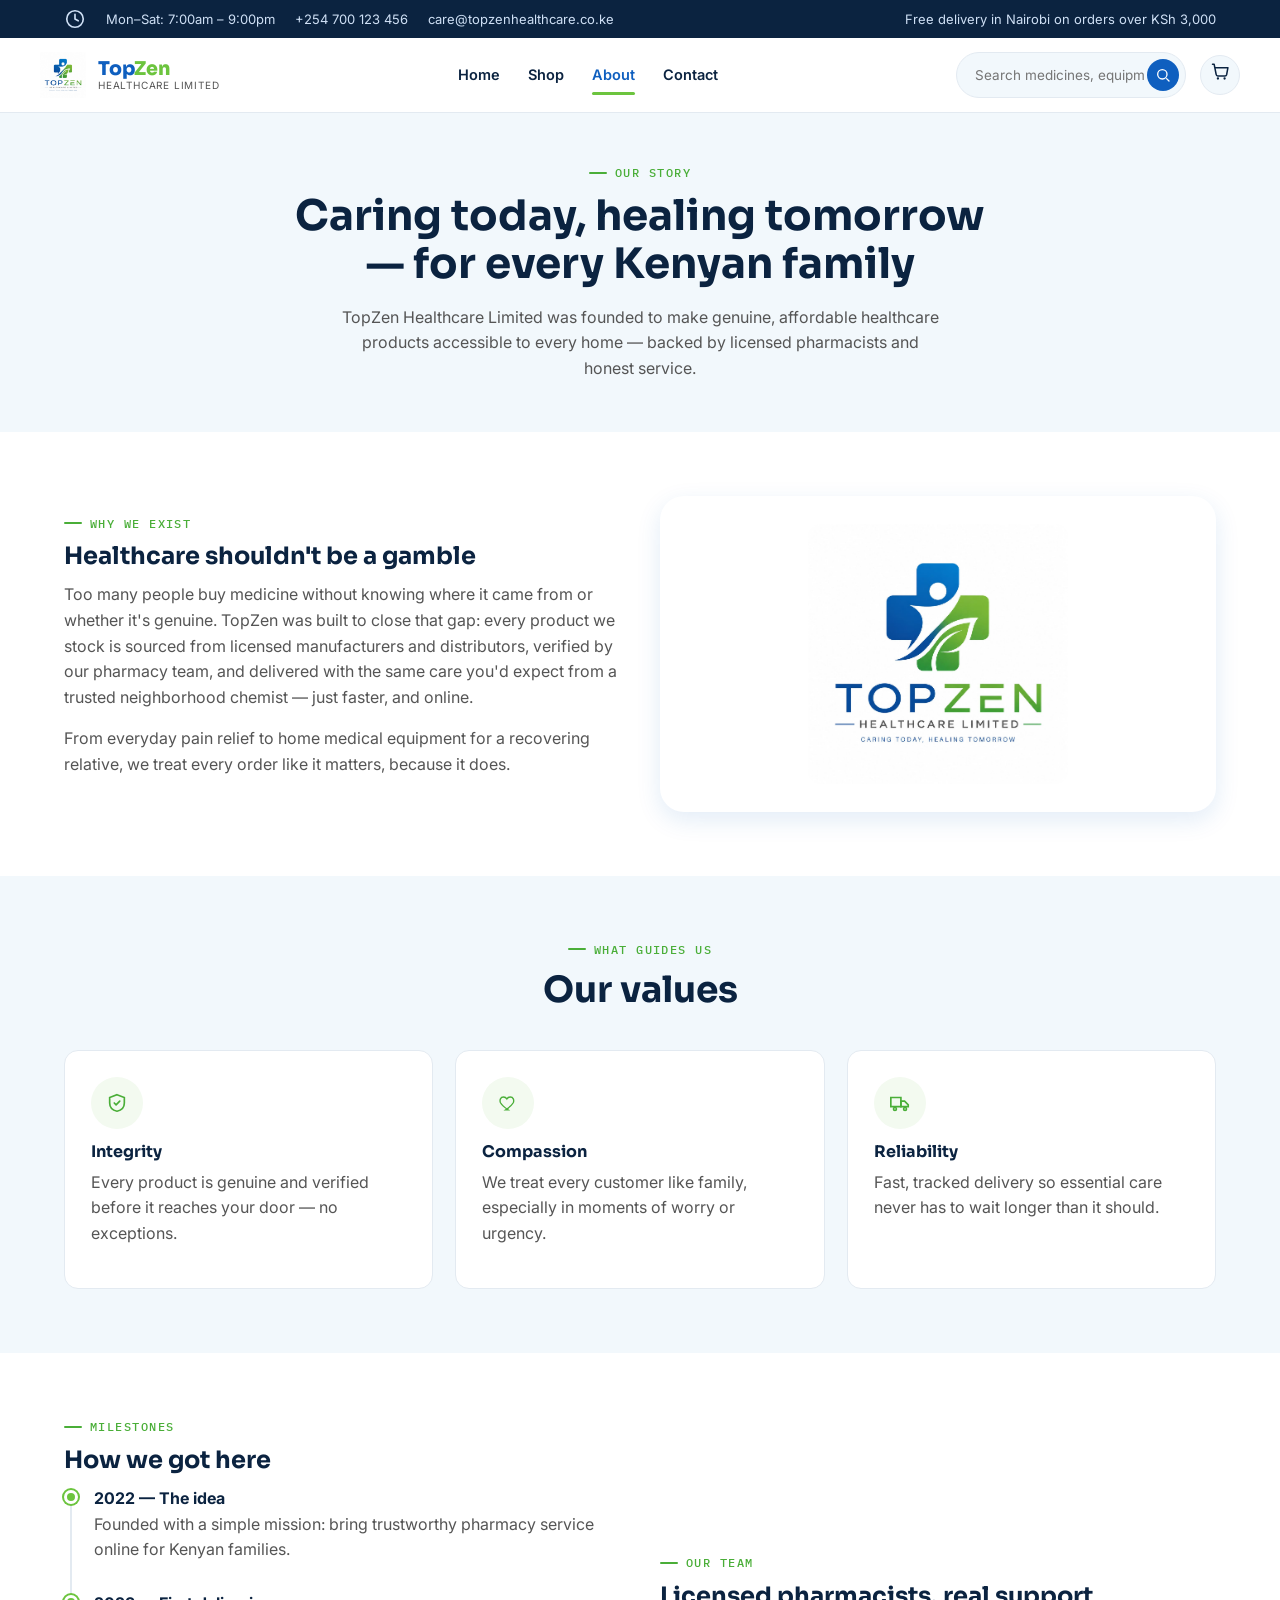
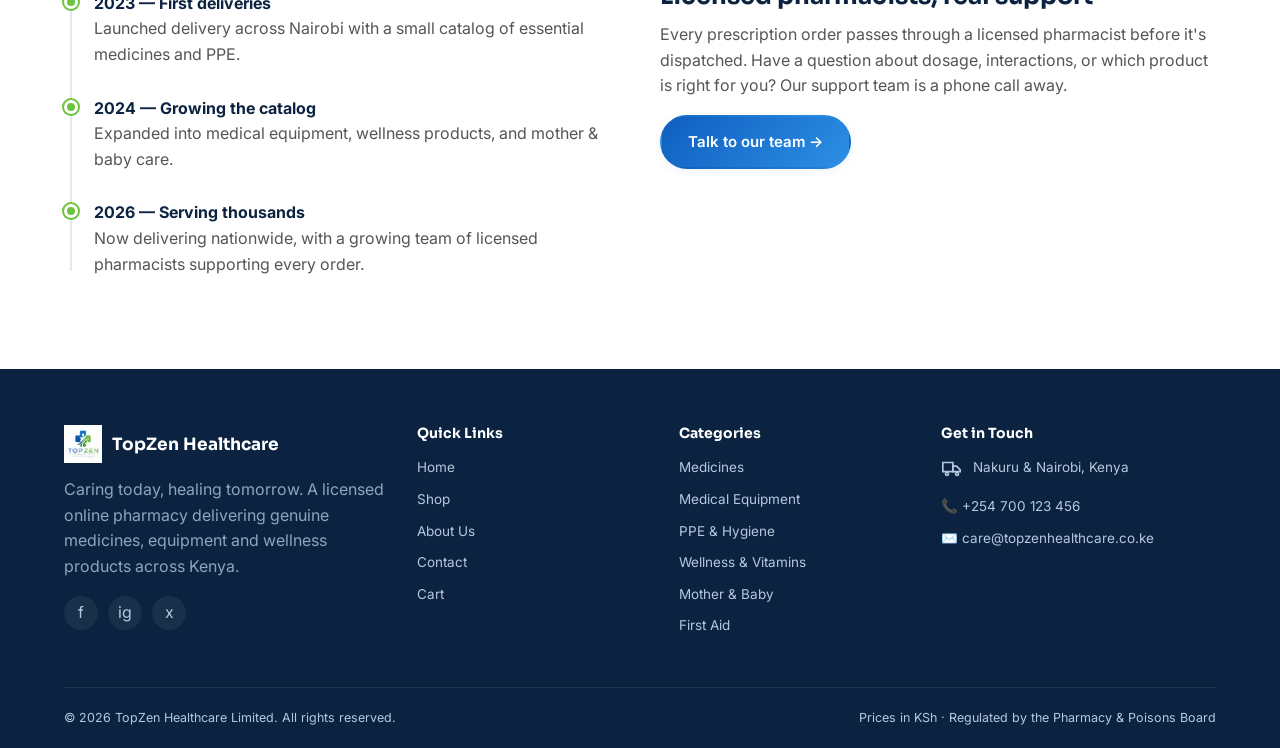
<file: topzen-website/topzen-website/about.html>
<!DOCTYPE html>
<html lang="en">
<head>
<meta charset="UTF-8">
<meta name="viewport" content="width=device-width, initial-scale=1.0">
<title>About Us — TopZen Healthcare Limited</title>
<link rel="icon" type="image/png" href="assets/logo.png">
<link rel="stylesheet" href="css/style.css">
</head>
<body>

<header class="site-header">
  <div class="topbar"><div class="container">
    <div class="topbar-left"><span data-icon="clock"></span><span>Mon–Sat: 7:00am – 9:00pm</span><span>+254 700 123 456</span><span>care@topzenhealthcare.co.ke</span></div>
    <div class="topbar-right"><span>Free delivery in Nairobi on orders over KSh 3,000</span></div>
  </div></div>
  <nav class="container navwrap">
    <a href="index.html" class="brand">
      <img src="assets/logo.png" alt="TopZen Healthcare Limited logo">
      <div class="brand-text"><strong><span class="top">Top</span><span class="zen">Zen</span></strong><small>Healthcare Limited</small></div>
    </a>
    <div class="main-nav"><a href="index.html">Home</a><a href="shop.html">Shop</a><a href="about.html">About</a><a href="contact.html">Contact</a></div>
    <div class="nav-actions">
      <form class="search-box" data-search-form><input type="text" placeholder="Search medicines, equipment..."><button type="submit" aria-label="Search" data-icon="search"></button></form>
      <a class="icon-btn" href="cart.html" aria-label="View cart"><span data-icon="cart"></span><span class="cart-badge" data-cart-badge>0</span></a>
      <button class="icon-btn mobile-toggle" aria-label="Open menu" data-icon="menu"></button>
    </div>
  </nav>
</header>
<div class="mobile-drawer"><div class="mobile-drawer-panel">
  <button class="icon-btn mobile-drawer-close" data-icon="x" aria-label="Close menu"></button>
  <a href="index.html">Home</a><a href="shop.html">Shop</a><a href="about.html">About</a><a href="contact.html">Contact</a><a href="cart.html">Cart</a>
</div></div>

<section class="about-hero">
  <div class="container text-center">
    <div class="eyebrow" style="justify-content:center;">Our story</div>
    <h1 style="font-size:clamp(28px,4vw,42px);max-width:720px;margin:0 auto;">Caring today, healing tomorrow — for every Kenyan family</h1>
    <p style="max-width:600px;margin:16px auto 0;">TopZen Healthcare Limited was founded to make genuine, affordable healthcare products accessible to every home — backed by licensed pharmacists and honest service.</p>
  </div>
</section>

<section class="section">
  <div class="container grid-2">
    <div>
      <div class="eyebrow">Why we exist</div>
      <h2>Healthcare shouldn't be a gamble</h2>
      <p>Too many people buy medicine without knowing where it came from or whether it's genuine. TopZen was built to close that gap: every product we stock is sourced from licensed manufacturers and distributors, verified by our pharmacy team, and delivered with the same care you'd expect from a trusted neighborhood chemist — just faster, and online.</p>
      <p>From everyday pain relief to home medical equipment for a recovering relative, we treat every order like it matters, because it does.</p>
    </div>
    <div class="hero-card" style="box-shadow:var(--shadow-md);">
      <img src="assets/logo.png" alt="TopZen Healthcare" style="max-width:260px;margin:0 auto;">
    </div>
  </div>
</section>

<section class="section section-tint">
  <div class="container">
    <div class="section-head"><div class="eyebrow" style="justify-content:center;">What guides us</div><h2>Our values</h2></div>
    <div class="value-grid">
      <div class="value-card">
        <div class="cat-icon" data-icon="shield"></div>
        <h4>Integrity</h4>
        <p>Every product is genuine and verified before it reaches your door — no exceptions.</p>
      </div>
      <div class="value-card">
        <div class="cat-icon" data-icon="heart"></div>
        <h4>Compassion</h4>
        <p>We treat every customer like family, especially in moments of worry or urgency.</p>
      </div>
      <div class="value-card">
        <div class="cat-icon" data-icon="truck"></div>
        <h4>Reliability</h4>
        <p>Fast, tracked delivery so essential care never has to wait longer than it should.</p>
      </div>
    </div>
  </div>
</section>

<section class="section">
  <div class="container grid-2">
    <div>
      <div class="eyebrow">Milestones</div>
      <h2>How we got here</h2>
      <div class="timeline">
        <div class="timeline-item"><strong>2022 — The idea</strong><p>Founded with a simple mission: bring trustworthy pharmacy service online for Kenyan families.</p></div>
        <div class="timeline-item"><strong>2023 — First deliveries</strong><p>Launched delivery across Nairobi with a small catalog of essential medicines and PPE.</p></div>
        <div class="timeline-item"><strong>2024 — Growing the catalog</strong><p>Expanded into medical equipment, wellness products, and mother & baby care.</p></div>
        <div class="timeline-item"><strong>2026 — Serving thousands</strong><p>Now delivering nationwide, with a growing team of licensed pharmacists supporting every order.</p></div>
      </div>
    </div>
    <div>
      <div class="eyebrow">Our team</div>
      <h2>Licensed pharmacists, real support</h2>
      <p>Every prescription order passes through a licensed pharmacist before it's dispatched. Have a question about dosage, interactions, or which product is right for you? Our support team is a phone call away.</p>
      <a href="contact.html" class="btn btn-primary">Talk to our team →</a>
    </div>
  </div>
</section>

<footer class="site-footer">
  <div class="container">
    <div class="footer-grid">
      <div><div class="footer-brand"><img src="assets/logo.png" alt="TopZen logo"><strong>TopZen Healthcare</strong></div>
        <p style="color:#8fa4bd;">Caring today, healing tomorrow. A licensed online pharmacy delivering genuine medicines, equipment and wellness products across Kenya.</p>
        <div class="footer-socials"><a href="#">f</a><a href="#">ig</a><a href="#">x</a></div></div>
      <div><h4>Quick Links</h4><ul><li><a href="index.html">Home</a></li><li><a href="shop.html">Shop</a></li><li><a href="about.html">About Us</a></li><li><a href="contact.html">Contact</a></li><li><a href="cart.html">Cart</a></li></ul></div>
      <div><h4>Categories</h4><ul id="footerCategories"></ul></div>
      <div><h4>Get in Touch</h4><ul class="footer-contact"><li><span data-icon="truck"></span> Nakuru & Nairobi, Kenya</li><li>📞 +254 700 123 456</li><li>✉️ care@topzenhealthcare.co.ke</li></ul></div>
    </div>
    <div class="footer-bottom"><span>© 2026 TopZen Healthcare Limited. All rights reserved.</span><span>Prices in KSh · Regulated by the Pharmacy & Poisons Board</span></div>
  </div>
</footer>

<script src="js/data.js"></script>
<script src="js/cart.js"></script>
<script src="js/main.js"></script>
<script>
document.getElementById("footerCategories").innerHTML = TZ_CATEGORIES.map(c => `<li><a href="shop.html?cat=${c.id}">${c.name}</a></li>`).join("");
</script>
</body>
</html>
</file>
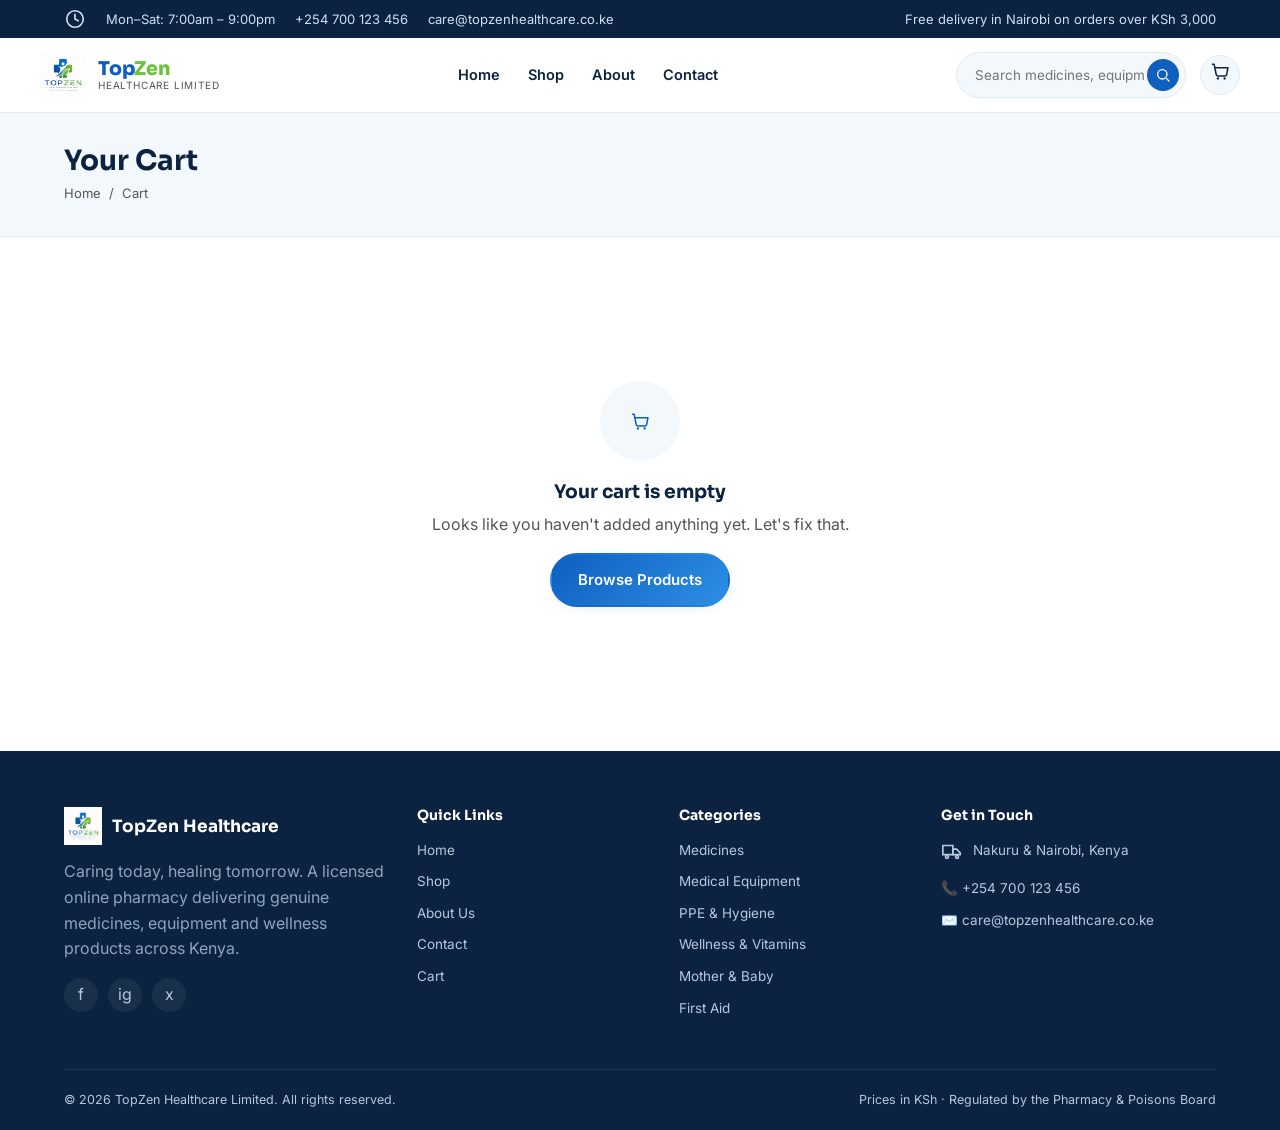
<file: topzen-website/topzen-website/cart.html>
<!DOCTYPE html>
<html lang="en">
<head>
<meta charset="UTF-8">
<meta name="viewport" content="width=device-width, initial-scale=1.0">
<title>Your Cart — TopZen Healthcare Limited</title>
<link rel="icon" type="image/png" href="assets/logo.png">
<link rel="stylesheet" href="css/style.css">
</head>
<body>

<header class="site-header">
  <div class="topbar"><div class="container">
    <div class="topbar-left"><span data-icon="clock"></span><span>Mon–Sat: 7:00am – 9:00pm</span><span>+254 700 123 456</span><span>care@topzenhealthcare.co.ke</span></div>
    <div class="topbar-right"><span>Free delivery in Nairobi on orders over KSh 3,000</span></div>
  </div></div>
  <nav class="container navwrap">
    <a href="index.html" class="brand">
      <img src="assets/logo.png" alt="TopZen Healthcare Limited logo">
      <div class="brand-text"><strong><span class="top">Top</span><span class="zen">Zen</span></strong><small>Healthcare Limited</small></div>
    </a>
    <div class="main-nav"><a href="index.html">Home</a><a href="shop.html">Shop</a><a href="about.html">About</a><a href="contact.html">Contact</a></div>
    <div class="nav-actions">
      <form class="search-box" data-search-form><input type="text" placeholder="Search medicines, equipment..."><button type="submit" aria-label="Search" data-icon="search"></button></form>
      <a class="icon-btn" href="cart.html" aria-label="View cart"><span data-icon="cart"></span><span class="cart-badge" data-cart-badge>0</span></a>
      <button class="icon-btn mobile-toggle" aria-label="Open menu" data-icon="menu"></button>
    </div>
  </nav>
</header>
<div class="mobile-drawer"><div class="mobile-drawer-panel">
  <button class="icon-btn mobile-drawer-close" data-icon="x" aria-label="Close menu"></button>
  <a href="index.html">Home</a><a href="shop.html">Shop</a><a href="about.html">About</a><a href="contact.html">Contact</a><a href="cart.html">Cart</a>
</div></div>

<div class="page-head"><div class="container">
  <h1 style="font-size:28px;margin-bottom:4px;">Your Cart</h1>
  <div class="breadcrumb"><a href="index.html">Home</a> / <span>Cart</span></div>
</div></div>

<section class="section" id="cartSection"></section>

<footer class="site-footer">
  <div class="container">
    <div class="footer-grid">
      <div><div class="footer-brand"><img src="assets/logo.png" alt="TopZen logo"><strong>TopZen Healthcare</strong></div>
        <p style="color:#8fa4bd;">Caring today, healing tomorrow. A licensed online pharmacy delivering genuine medicines, equipment and wellness products across Kenya.</p>
        <div class="footer-socials"><a href="#">f</a><a href="#">ig</a><a href="#">x</a></div></div>
      <div><h4>Quick Links</h4><ul><li><a href="index.html">Home</a></li><li><a href="shop.html">Shop</a></li><li><a href="about.html">About Us</a></li><li><a href="contact.html">Contact</a></li><li><a href="cart.html">Cart</a></li></ul></div>
      <div><h4>Categories</h4><ul id="footerCategories"></ul></div>
      <div><h4>Get in Touch</h4><ul class="footer-contact"><li><span data-icon="truck"></span> Nakuru & Nairobi, Kenya</li><li>📞 +254 700 123 456</li><li>✉️ care@topzenhealthcare.co.ke</li></ul></div>
    </div>
    <div class="footer-bottom"><span>© 2026 TopZen Healthcare Limited. All rights reserved.</span><span>Prices in KSh · Regulated by the Pharmacy & Poisons Board</span></div>
  </div>
</footer>

<script src="js/data.js"></script>
<script src="js/cart.js"></script>
<script src="js/main.js"></script>
<script>
document.getElementById("footerCategories").innerHTML = TZ_CATEGORIES.map(c => `<li><a href="shop.html?cat=${c.id}">${c.name}</a></li>`).join("");
const DELIVERY_FEE = 300;
const FREE_DELIVERY_THRESHOLD = 3000;

function renderCart(){
  const items = Cart.lineItems();
  const section = document.getElementById("cartSection");

  if(items.length === 0){
    section.innerHTML = `
    <div class="container">
      <div class="empty-state">
        <div class="cat-icon" data-icon="cart" style="margin:0 auto 20px;"></div>
        <h3>Your cart is empty</h3>
        <p>Looks like you haven't added anything yet. Let's fix that.</p>
        <a href="shop.html" class="btn btn-primary">Browse Products</a>
      </div>
    </div>`;
    tzInjectIcons();
    return;
  }

  const subtotal = Cart.subtotal();
  const delivery = subtotal >= FREE_DELIVERY_THRESHOLD ? 0 : DELIVERY_FEE;
  const total = subtotal + delivery;

  section.innerHTML = `
  <div class="container cart-layout">
    <div>
      <table class="cart-table">
        <thead><tr><th>Product</th><th>Price</th><th>Quantity</th><th>Subtotal</th><th></th></tr></thead>
        <tbody id="cartRows"></tbody>
      </table>
      <div style="margin-top:20px;">
        <a href="shop.html" class="btn btn-outline btn-sm">← Continue Shopping</a>
      </div>
    </div>
    <div class="summary-card">
      <h3 style="font-size:17px;">Order Summary</h3>
      <div class="summary-row"><span>Subtotal</span><span>${TZ.money(subtotal)}</span></div>
      <div class="summary-row"><span>Delivery</span><span>${delivery === 0 ? "Free" : TZ.money(delivery)}</span></div>
      ${delivery > 0 ? `<p style="font-size:12px;color:var(--leaf);margin-top:-6px;">Add ${TZ.money(FREE_DELIVERY_THRESHOLD - subtotal)} more for free delivery!</p>` : ""}
      <div class="promo-row">
        <input type="text" placeholder="Promo code">
        <button class="btn btn-outline btn-sm" id="promoBtn">Apply</button>
      </div>
      <div class="summary-row total"><span>Total</span><span>${TZ.money(total)}</span></div>
      <a href="checkout.html" class="btn btn-primary btn-block">Proceed to Checkout →</a>
    </div>
  </div>`;

  document.getElementById("cartRows").innerHTML = items.map(({product, qty}) => `
    <tr data-row="${product.id}">
      <td><div class="cart-item-info">
        <img src="" alt="" style="display:none;">
        <div style="color:var(--secondary);">${TZ_ICONS[TZ.getCategory(product.category).icon]}</div>
        <div><strong>${product.name}</strong><small>${product.brand} · ${product.sku}</small></div>
      </div></td>
      <td>${TZ.money(product.price)}</td>
      <td><div class="qty-control">
        <button type="button" data-decr="${product.id}">−</button>
        <span>${qty}</span>
        <button type="button" data-incr="${product.id}">+</button>
      </div></td>
      <td><strong>${TZ.money(product.price * qty)}</strong></td>
      <td><a href="#" class="remove-link" data-remove="${product.id}">Remove</a></td>
    </tr>
  `).join("");

  tzInjectIcons();

  document.getElementById("promoBtn").addEventListener("click", () => tzToast("Promo codes aren't set up in this demo yet."));
}

document.addEventListener("click", (e) => {
  const incr = e.target.closest("[data-incr]");
  const decr = e.target.closest("[data-decr]");
  const remove = e.target.closest("[data-remove]");
  if(incr){ const id = incr.getAttribute("data-incr"); const cur = Cart.read()[id] || 0; Cart.setQty(id, cur+1); renderCart(); }
  if(decr){ const id = decr.getAttribute("data-decr"); const cur = Cart.read()[id] || 0; Cart.setQty(id, cur-1); renderCart(); }
  if(remove){ e.preventDefault(); Cart.remove(remove.getAttribute("data-remove")); renderCart(); tzToast("Item removed from cart"); }
});

renderCart();
</script>
</body>
</html>
</file>
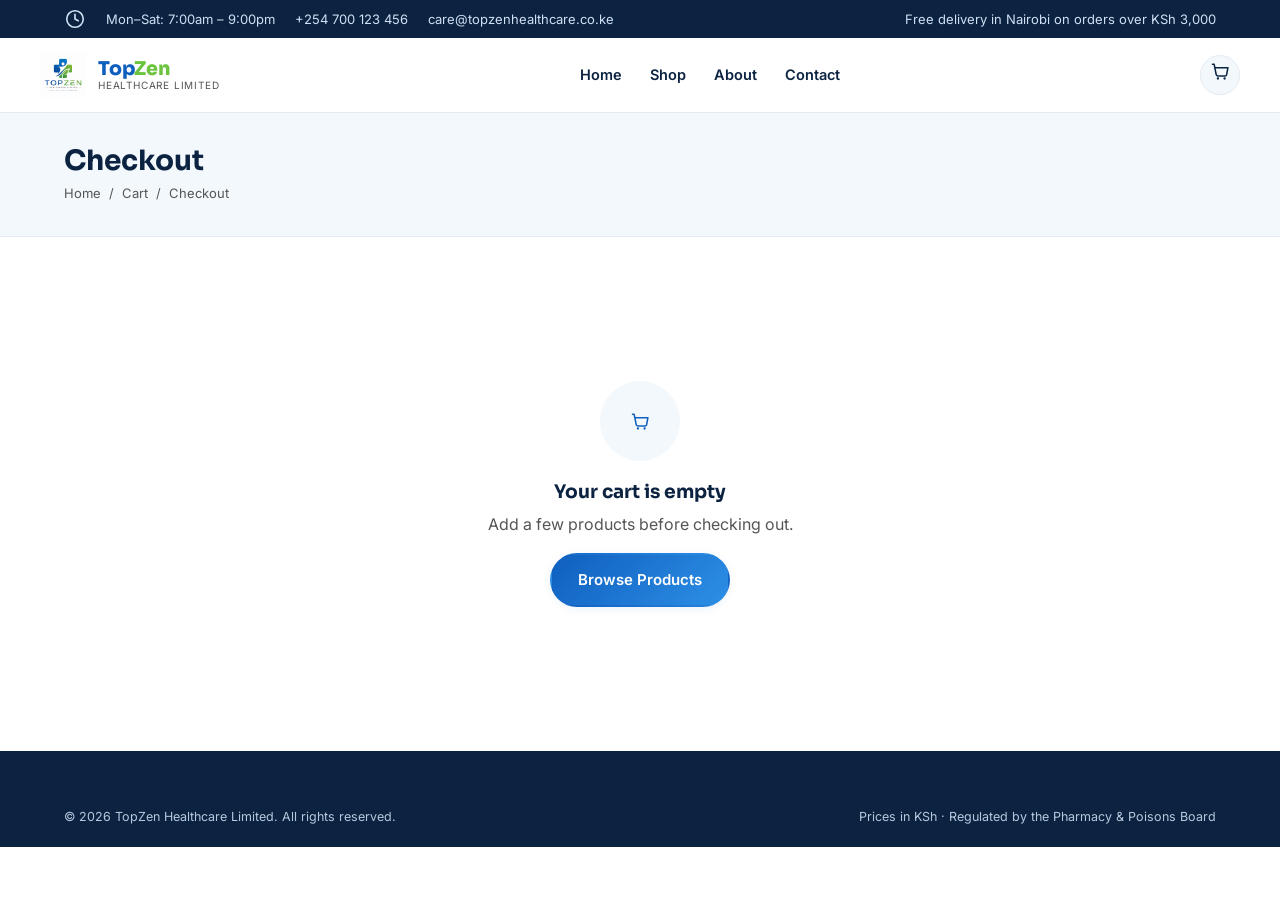
<file: topzen-website/topzen-website/checkout.html>
<!DOCTYPE html>
<html lang="en">
<head>
<meta charset="UTF-8">
<meta name="viewport" content="width=device-width, initial-scale=1.0">
<title>Checkout — TopZen Healthcare Limited</title>
<link rel="icon" type="image/png" href="assets/logo.png">
<link rel="stylesheet" href="css/style.css">
</head>
<body>

<header class="site-header">
  <div class="topbar"><div class="container">
    <div class="topbar-left"><span data-icon="clock"></span><span>Mon–Sat: 7:00am – 9:00pm</span><span>+254 700 123 456</span><span>care@topzenhealthcare.co.ke</span></div>
    <div class="topbar-right"><span>Free delivery in Nairobi on orders over KSh 3,000</span></div>
  </div></div>
  <nav class="container navwrap">
    <a href="index.html" class="brand">
      <img src="assets/logo.png" alt="TopZen Healthcare Limited logo">
      <div class="brand-text"><strong><span class="top">Top</span><span class="zen">Zen</span></strong><small>Healthcare Limited</small></div>
    </a>
    <div class="main-nav"><a href="index.html">Home</a><a href="shop.html">Shop</a><a href="about.html">About</a><a href="contact.html">Contact</a></div>
    <div class="nav-actions">
      <a class="icon-btn" href="cart.html" aria-label="View cart"><span data-icon="cart"></span><span class="cart-badge" data-cart-badge>0</span></a>
      <button class="icon-btn mobile-toggle" aria-label="Open menu" data-icon="menu"></button>
    </div>
  </nav>
</header>
<div class="mobile-drawer"><div class="mobile-drawer-panel">
  <button class="icon-btn mobile-drawer-close" data-icon="x" aria-label="Close menu"></button>
  <a href="index.html">Home</a><a href="shop.html">Shop</a><a href="about.html">About</a><a href="contact.html">Contact</a><a href="cart.html">Cart</a>
</div></div>

<div class="page-head"><div class="container">
  <h1 style="font-size:28px;margin-bottom:4px;">Checkout</h1>
  <div class="breadcrumb"><a href="index.html">Home</a> / <a href="cart.html">Cart</a> / <span>Checkout</span></div>
</div></div>

<section class="section" id="checkoutSection"></section>

<footer class="site-footer">
  <div class="container">
    <div class="footer-bottom" style="border-top:none;padding-top:0;">
      <span>© 2026 TopZen Healthcare Limited. All rights reserved.</span>
      <span>Prices in KSh · Regulated by the Pharmacy & Poisons Board</span>
    </div>
  </div>
</footer>

<script src="js/data.js"></script>
<script src="js/cart.js"></script>
<script src="js/main.js"></script>
<script>
const DELIVERY_FEE = 300;
const FREE_DELIVERY_THRESHOLD = 3000;
const section = document.getElementById("checkoutSection");

function renderCheckout(){
  const items = Cart.lineItems();
  if(items.length === 0){
    section.innerHTML = `<div class="container"><div class="empty-state">
      <div class="cat-icon" data-icon="cart" style="margin:0 auto 20px;"></div>
      <h3>Your cart is empty</h3>
      <p>Add a few products before checking out.</p>
      <a href="shop.html" class="btn btn-primary">Browse Products</a>
    </div></div>`;
    tzInjectIcons();
    return;
  }

  const subtotal = Cart.subtotal();
  const delivery = subtotal >= FREE_DELIVERY_THRESHOLD ? 0 : DELIVERY_FEE;
  const total = subtotal + delivery;
  const needsRx = items.some(li => li.product.rx);

  section.innerHTML = `
  <div class="container checkout-layout">
    <div class="form-card">
      <h3 style="font-size:18px;">Delivery Details</h3>
      <form id="checkoutForm">
        <div class="form-grid">
          <div class="form-group"><label>Full Name</label><input type="text" required placeholder="Jane Wanjiru"></div>
          <div class="form-group"><label>Phone Number</label><input type="tel" required placeholder="+254 7XX XXX XXX"></div>
          <div class="form-group full"><label>Email Address</label><input type="email" required placeholder="you@example.com"></div>
          <div class="form-group full"><label>Delivery Address</label><input type="text" required placeholder="Street, estate, house/apartment no."></div>
          <div class="form-group"><label>Town / City</label><input type="text" required placeholder="Nairobi"></div>
          <div class="form-group"><label>Area / Estate</label><input type="text" placeholder="e.g. Ongata Rongai"></div>
          ${needsRx ? `<div class="form-group full"><label>Prescription Upload (required for Rx items)</label><input type="file" accept="image/*,.pdf"></div>` : ""}
          <div class="form-group full"><label>Order Notes (optional)</label><textarea rows="2" placeholder="Delivery instructions, allergies to note, etc."></textarea></div>
        </div>

        <h3 style="font-size:18px;margin-top:8px;">Payment Method</h3>
        <div class="pay-options">
          <label class="pay-option selected" data-pay="mpesa"><input type="radio" name="pay" checked> M-Pesa</label>
          <label class="pay-option" data-pay="card"><input type="radio" name="pay"> Card</label>
          <label class="pay-option" data-pay="cod"><input type="radio" name="pay"> Cash on Delivery</label>
        </div>
        <div id="mpesaField" class="form-group"><label>M-Pesa Phone Number</label><input type="tel" placeholder="07XX XXX XXX"></div>

        <button type="submit" class="btn btn-primary btn-block" style="margin-top:10px;">Place Order — ${TZ.money(total)}</button>
      </form>
    </div>

    <div class="summary-card">
      <h3 style="font-size:17px;">Order Summary</h3>
      ${items.map(({product, qty}) => `
        <div style="display:flex;justify-content:space-between;font-size:13.5px;margin-bottom:10px;">
          <span>${product.name} <span style="color:var(--neutral);">× ${qty}</span></span>
          <strong>${TZ.money(product.price * qty)}</strong>
        </div>`).join("")}
      <div class="summary-row" style="border-top:1px solid var(--border);padding-top:14px;margin-top:6px;"><span>Subtotal</span><span>${TZ.money(subtotal)}</span></div>
      <div class="summary-row"><span>Delivery</span><span>${delivery === 0 ? "Free" : TZ.money(delivery)}</span></div>
      <div class="summary-row total"><span>Total</span><span>${TZ.money(total)}</span></div>
      ${needsRx ? `<p style="font-size:12px;background:var(--bg-tint);padding:10px;border-radius:8px;">⚠ Your order includes a prescription item. Our pharmacist will verify your upload before dispatch.</p>` : ""}
    </div>
  </div>`;

  document.querySelectorAll(".pay-option").forEach(opt => {
    opt.addEventListener("click", () => {
      document.querySelectorAll(".pay-option").forEach(o => o.classList.remove("selected"));
      opt.classList.add("selected");
      opt.querySelector("input").checked = true;
      document.getElementById("mpesaField").style.display = opt.getAttribute("data-pay") === "mpesa" ? "block" : "none";
    });
  });

  document.getElementById("checkoutForm").addEventListener("submit", (e) => {
    e.preventDefault();
    const orderNo = "TZ" + Math.floor(100000 + Math.random()*900000);
    section.innerHTML = `
    <div class="container">
      <div class="empty-state">
        <div class="cat-icon" data-icon="shield" style="margin:0 auto 20px;background:var(--bg-tint-green);color:var(--leaf);"></div>
        <h3>Order placed successfully! 🎉</h3>
        <p>Your order <strong>#${orderNo}</strong> has been received. A confirmation has been sent to your email, and our pharmacist will reach out shortly if any prescription needs verifying.</p>
        <a href="index.html" class="btn btn-primary">Back to Home</a>
        <a href="shop.html" class="btn btn-outline" style="margin-left:10px;">Continue Shopping</a>
      </div>
    </div>`;
    Cart.clear();
    tzInjectIcons();
    window.scrollTo({top:0, behavior:"smooth"});
  });
}

renderCheckout();
</script>
</body>
</html>
</file>
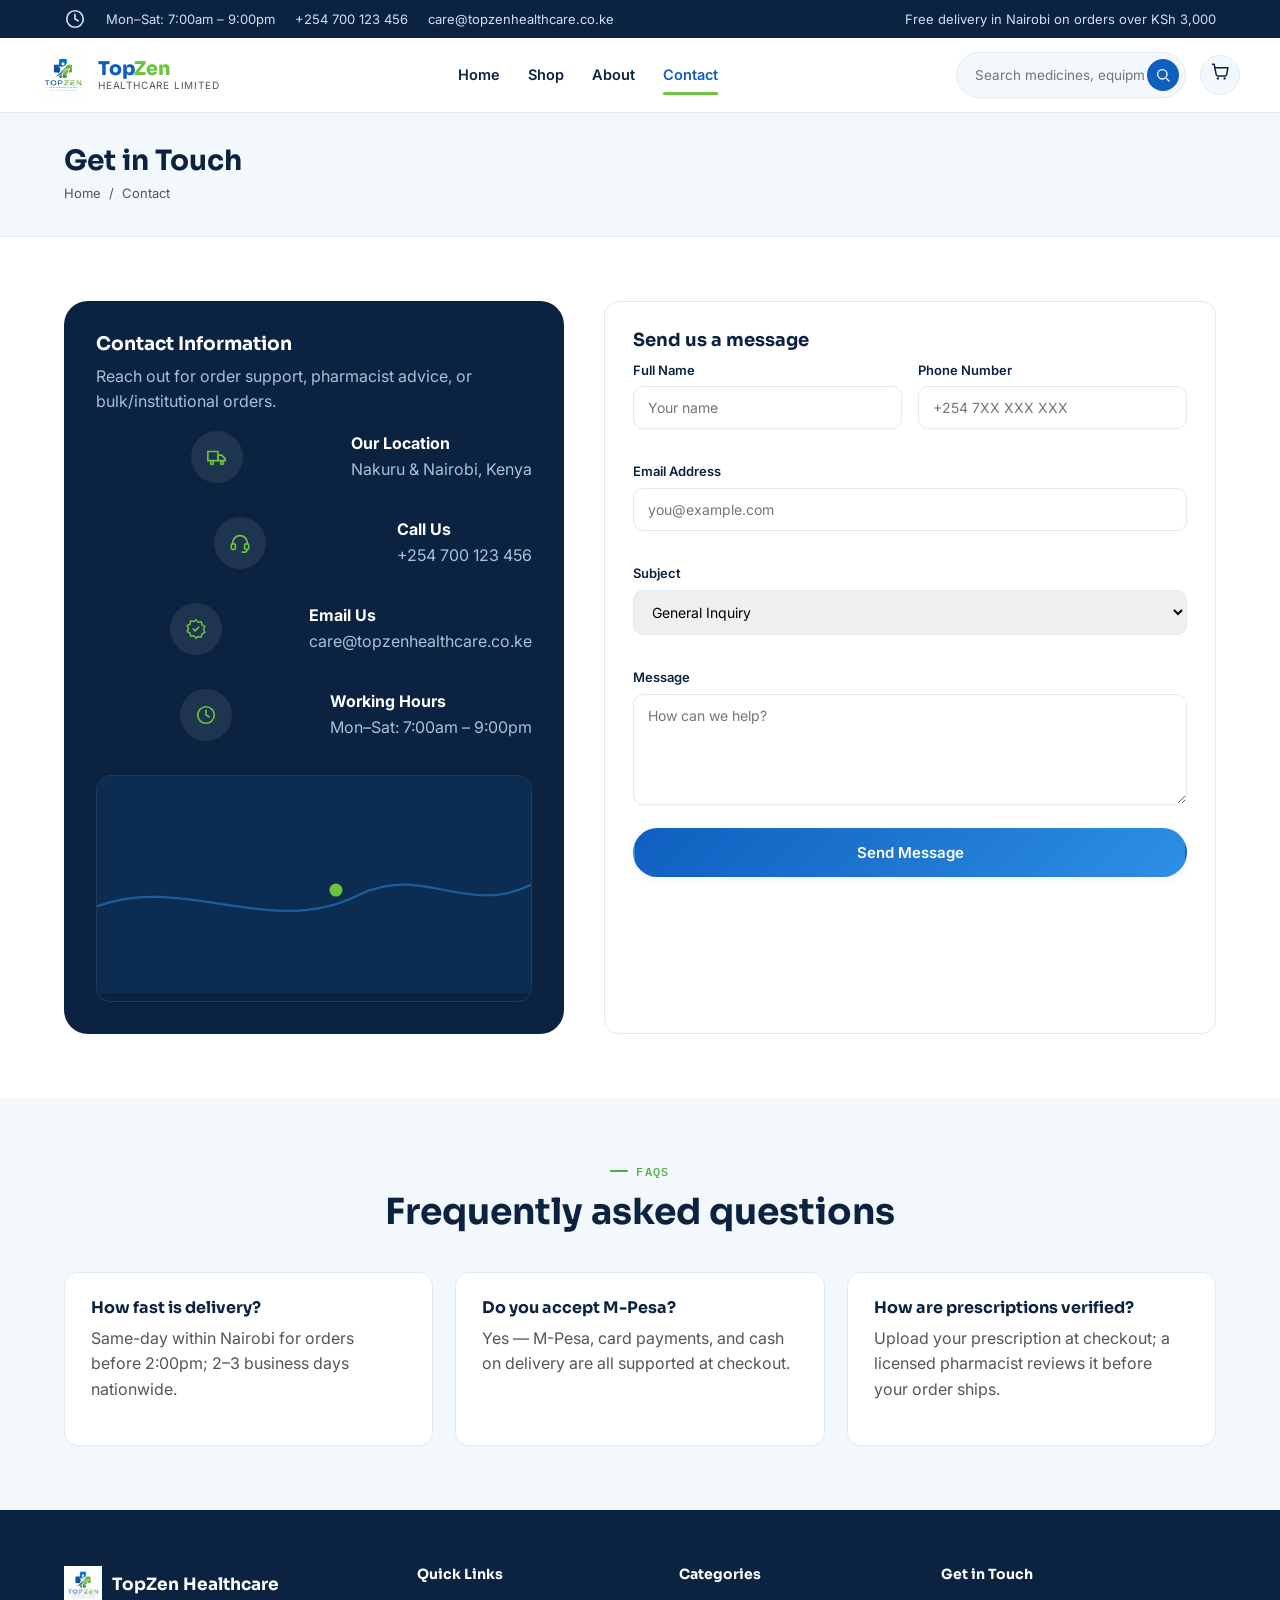
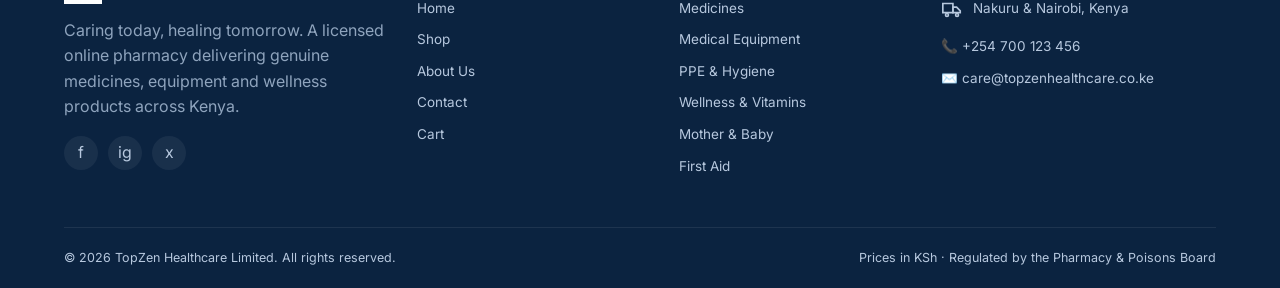
<file: topzen-website/topzen-website/contact.html>
<!DOCTYPE html>
<html lang="en">
<head>
<meta charset="UTF-8">
<meta name="viewport" content="width=device-width, initial-scale=1.0">
<title>Contact Us — TopZen Healthcare Limited</title>
<link rel="icon" type="image/png" href="assets/logo.png">
<link rel="stylesheet" href="css/style.css">
</head>
<body>

<header class="site-header">
  <div class="topbar"><div class="container">
    <div class="topbar-left"><span data-icon="clock"></span><span>Mon–Sat: 7:00am – 9:00pm</span><span>+254 700 123 456</span><span>care@topzenhealthcare.co.ke</span></div>
    <div class="topbar-right"><span>Free delivery in Nairobi on orders over KSh 3,000</span></div>
  </div></div>
  <nav class="container navwrap">
    <a href="index.html" class="brand">
      <img src="assets/logo.png" alt="TopZen Healthcare Limited logo">
      <div class="brand-text"><strong><span class="top">Top</span><span class="zen">Zen</span></strong><small>Healthcare Limited</small></div>
    </a>
    <div class="main-nav"><a href="index.html">Home</a><a href="shop.html">Shop</a><a href="about.html">About</a><a href="contact.html">Contact</a></div>
    <div class="nav-actions">
      <form class="search-box" data-search-form><input type="text" placeholder="Search medicines, equipment..."><button type="submit" aria-label="Search" data-icon="search"></button></form>
      <a class="icon-btn" href="cart.html" aria-label="View cart"><span data-icon="cart"></span><span class="cart-badge" data-cart-badge>0</span></a>
      <button class="icon-btn mobile-toggle" aria-label="Open menu" data-icon="menu"></button>
    </div>
  </nav>
</header>
<div class="mobile-drawer"><div class="mobile-drawer-panel">
  <button class="icon-btn mobile-drawer-close" data-icon="x" aria-label="Close menu"></button>
  <a href="index.html">Home</a><a href="shop.html">Shop</a><a href="about.html">About</a><a href="contact.html">Contact</a><a href="cart.html">Cart</a>
</div></div>

<div class="page-head"><div class="container">
  <h1 style="font-size:28px;margin-bottom:4px;">Get in Touch</h1>
  <div class="breadcrumb"><a href="index.html">Home</a> / <span>Contact</span></div>
</div></div>

<section class="section">
  <div class="container contact-layout">
    <div class="contact-info-card">
      <h3>Contact Information</h3>
      <p style="color:#a9c1dc;">Reach out for order support, pharmacist advice, or bulk/institutional orders.</p>
      <ul>
        <li><div class="cat-icon" data-icon="truck"></div><div><strong style="color:#fff;">Our Location</strong><p style="color:#a9c1dc;margin:0;">Nakuru & Nairobi, Kenya</p></div></li>
        <li><div class="cat-icon" data-icon="headset"></div><div><strong style="color:#fff;">Call Us</strong><p style="color:#a9c1dc;margin:0;">+254 700 123 456</p></div></li>
        <li><div class="cat-icon" data-icon="badge"></div><div><strong style="color:#fff;">Email Us</strong><p style="color:#a9c1dc;margin:0;">care@topzenhealthcare.co.ke</p></div></li>
        <li><div class="cat-icon" data-icon="clock"></div><div><strong style="color:#fff;">Working Hours</strong><p style="color:#a9c1dc;margin:0;">Mon–Sat: 7:00am – 9:00pm</p></div></li>
      </ul>
      <div class="map-embed">
        <svg viewBox="0 0 400 200" style="width:100%;background:#0d2c52;"><path d="M0,120 C80,90 160,150 240,110 C300,80 340,130 400,100" stroke="#2D8FE5" stroke-width="2" fill="none" opacity=".5"/><circle cx="220" cy="105" r="6" fill="#6CC43E"/></svg>
      </div>
    </div>

    <div class="form-card">
      <h3 style="font-size:18px;">Send us a message</h3>
      <form id="contactForm">
        <div class="form-grid">
          <div class="form-group"><label>Full Name</label><input type="text" required placeholder="Your name"></div>
          <div class="form-group"><label>Phone Number</label><input type="tel" required placeholder="+254 7XX XXX XXX"></div>
          <div class="form-group full"><label>Email Address</label><input type="email" required placeholder="you@example.com"></div>
          <div class="form-group full"><label>Subject</label>
            <select>
              <option>General Inquiry</option>
              <option>Order Support</option>
              <option>Pharmacist Advice</option>
              <option>Bulk / Institutional Order</option>
              <option>Feedback or Complaint</option>
            </select>
          </div>
          <div class="form-group full"><label>Message</label><textarea rows="5" required placeholder="How can we help?"></textarea></div>
        </div>
        <button type="submit" class="btn btn-primary btn-block">Send Message</button>
      </form>
    </div>
  </div>
</section>

<section class="section section-tint">
  <div class="container">
    <div class="section-head"><div class="eyebrow" style="justify-content:center;">FAQs</div><h2>Frequently asked questions</h2></div>
    <div class="value-grid">
      <div class="value-card"><h4>How fast is delivery?</h4><p>Same-day within Nairobi for orders before 2:00pm; 2–3 business days nationwide.</p></div>
      <div class="value-card"><h4>Do you accept M-Pesa?</h4><p>Yes — M-Pesa, card payments, and cash on delivery are all supported at checkout.</p></div>
      <div class="value-card"><h4>How are prescriptions verified?</h4><p>Upload your prescription at checkout; a licensed pharmacist reviews it before your order ships.</p></div>
    </div>
  </div>
</section>

<footer class="site-footer">
  <div class="container">
    <div class="footer-grid">
      <div><div class="footer-brand"><img src="assets/logo.png" alt="TopZen logo"><strong>TopZen Healthcare</strong></div>
        <p style="color:#8fa4bd;">Caring today, healing tomorrow. A licensed online pharmacy delivering genuine medicines, equipment and wellness products across Kenya.</p>
        <div class="footer-socials"><a href="#">f</a><a href="#">ig</a><a href="#">x</a></div></div>
      <div><h4>Quick Links</h4><ul><li><a href="index.html">Home</a></li><li><a href="shop.html">Shop</a></li><li><a href="about.html">About Us</a></li><li><a href="contact.html">Contact</a></li><li><a href="cart.html">Cart</a></li></ul></div>
      <div><h4>Categories</h4><ul id="footerCategories"></ul></div>
      <div><h4>Get in Touch</h4><ul class="footer-contact"><li><span data-icon="truck"></span> Nakuru & Nairobi, Kenya</li><li>📞 +254 700 123 456</li><li>✉️ care@topzenhealthcare.co.ke</li></ul></div>
    </div>
    <div class="footer-bottom"><span>© 2026 TopZen Healthcare Limited. All rights reserved.</span><span>Prices in KSh · Regulated by the Pharmacy & Poisons Board</span></div>
  </div>
</footer>

<script src="js/data.js"></script>
<script src="js/cart.js"></script>
<script src="js/main.js"></script>
<script>
document.getElementById("footerCategories").innerHTML = TZ_CATEGORIES.map(c => `<li><a href="shop.html?cat=${c.id}">${c.name}</a></li>`).join("");
document.getElementById("contactForm").addEventListener("submit", (e) => {
  e.preventDefault();
  e.target.reset();
  tzToast("Message sent! Our team will respond within 24 hours.");
});
</script>
</body>
</html>
</file>
<file: topzen-website/topzen-website/css/style.css>
/* =========================================================
   TopZen Healthcare Limited — Design Tokens & Base Styles
   Palette:  Primary #0F5FBF | Secondary #2D8FE5 | Accent #6CC43E
             Leaf #4AAE38 | Neutral #555555 | BG #FFFFFF
   Type: Sora (display) + Inter (body) + IBM Plex Mono (labels)
   ========================================================= */

@import url('https://fonts.googleapis.com/css2?family=Sora:wght@400;600;700;800&family=Inter:wght@400;500;600;700&family=IBM+Plex+Mono:wght@500&display=swap');

:root{
  --primary: #0F5FBF;
  --primary-dark: #0A4590;
  --secondary: #2D8FE5;
  --accent: #6CC43E;
  --leaf: #4AAE38;
  --neutral: #555555;
  --ink: #0B2340;
  --bg: #FFFFFF;
  --bg-tint: #F2F8FC;
  --bg-tint-green: #F3FAF0;
  --border: #E3EAF1;
  --danger: #D64545;
  --warning: #E2A03F;

  --font-display: 'Sora', sans-serif;
  --font-body: 'Inter', sans-serif;
  --font-mono: 'IBM Plex Mono', monospace;

  --radius-sm: 8px;
  --radius-md: 14px;
  --radius-lg: 24px;
  --shadow-sm: 0 2px 8px rgba(15, 95, 191, 0.08);
  --shadow-md: 0 8px 24px rgba(15, 95, 191, 0.12);
  --shadow-lg: 0 20px 48px rgba(11, 35, 64, 0.16);
  --container: 1200px;
}

*,*::before,*::after{ box-sizing: border-box; }
html{ scroll-behavior: smooth; }
body{
  margin:0;
  font-family: var(--font-body);
  color: var(--ink);
  background: var(--bg);
  line-height: 1.6;
  -webkit-font-smoothing: antialiased;
}
h1,h2,h3,h4{
  font-family: var(--font-display);
  margin: 0 0 .5em;
  line-height: 1.15;
  color: var(--ink);
}
p{ margin: 0 0 1em; color: var(--neutral); }
a{ color: inherit; text-decoration: none; }
img{ max-width:100%; display:block; }
ul{ list-style:none; margin:0; padding:0; }
button{ font-family: var(--font-body); cursor:pointer; }
input,select,textarea{ font-family: var(--font-body); }

.container{
  max-width: var(--container);
  margin: 0 auto;
  padding: 0 24px;
}
.eyebrow{
  font-family: var(--font-mono);
  font-size: 12px;
  letter-spacing: .12em;
  text-transform: uppercase;
  color: var(--leaf);
  font-weight: 500;
  display:flex;
  align-items:center;
  gap:8px;
  margin-bottom: 10px;
}
.eyebrow::before{
  content:"";
  width: 18px; height: 2px;
  background: var(--leaf);
  display:inline-block;
  border-radius: 2px;
}

/* Buttons */
.btn{
  display:inline-flex;
  align-items:center;
  justify-content:center;
  gap:8px;
  padding: 13px 26px;
  border-radius: 999px;
  font-weight: 600;
  font-size: 15px;
  border: 2px solid transparent;
  transition: transform .18s ease, box-shadow .18s ease, background .18s ease, color .18s ease;
  white-space: nowrap;
}
.btn-primary{
  background: linear-gradient(135deg, var(--primary) 0%, var(--secondary) 100%);
  color:#fff;
  box-shadow: var(--shadow-sm);
}
.btn-primary:hover{ transform: translateY(-2px); box-shadow: var(--shadow-md); }
.btn-accent{
  background: linear-gradient(135deg, var(--leaf) 0%, var(--accent) 100%);
  color:#fff;
  box-shadow: 0 4px 14px rgba(76,174,56,.25);
}
.btn-accent:hover{ transform: translateY(-2px); box-shadow: 0 10px 24px rgba(76,174,56,.32); }
.btn-outline{
  background: transparent;
  border-color: var(--border);
  color: var(--ink);
}
.btn-outline:hover{ border-color: var(--primary); color: var(--primary); }
.btn-block{ width:100%; }
.btn-sm{ padding: 9px 16px; font-size: 13px; }
.btn:disabled{ opacity:.5; cursor:not-allowed; transform:none !important; }

/* ================= HEADER ================= */
.site-header{
  position: sticky; top:0; z-index: 100;
  background: rgba(255,255,255,.92);
  backdrop-filter: blur(10px);
  border-bottom: 1px solid var(--border);
}
.topbar{
  background: var(--ink);
  color:#cfe0f5;
  font-size: 13px;
}
.topbar .container{
  display:flex; justify-content:space-between; align-items:center;
  padding-top:8px; padding-bottom:8px;
  flex-wrap: wrap; gap:6px;
}
.topbar a{ color:#cfe0f5; }
.topbar .topbar-left{ display:flex; gap:20px; flex-wrap:wrap; }
.topbar .topbar-left span{ display:inline-flex; align-items:center; gap:6px; }

.navwrap{
  display:flex; align-items:center; justify-content:space-between;
  padding: 14px 0;
  gap: 24px;
}
.brand{ display:flex; align-items:center; gap:12px; flex-shrink:0; }
.brand img{ height:46px; width:46px; object-fit:contain; }
.brand-text{ display:flex; flex-direction:column; line-height:1.1; }
.brand-text strong{
  font-family: var(--font-display);
  font-size: 19px; font-weight:800;
  letter-spacing:-.01em;
}
.brand-text strong .zen{ color: var(--accent); }
.brand-text strong .top{ color: var(--primary); }
.brand-text small{ font-size:10px; letter-spacing:.08em; color:var(--neutral); text-transform:uppercase; }

.main-nav{ display:flex; gap:28px; align-items:center; }
.main-nav a{
  font-weight:600; font-size:14.5px; color: var(--ink);
  position:relative; padding: 6px 0;
}
.main-nav a.active, .main-nav a:hover{ color: var(--primary); }
.main-nav a.active::after{
  content:""; position:absolute; left:0; right:0; bottom:-2px; height:3px;
  background: var(--accent); border-radius: 3px;
}

.nav-actions{ display:flex; align-items:center; gap:14px; flex-shrink:0; }
.search-box{
  display:flex; align-items:center;
  background: var(--bg-tint);
  border: 1px solid var(--border);
  border-radius: 999px;
  padding: 6px 6px 6px 16px;
  width: 230px;
}
.search-box input{
  border:none; background:transparent; outline:none;
  font-size:13.5px; width:100%; color: var(--ink);
}
.search-box button{
  background: var(--primary); color:#fff; border:none;
  width:32px; height:32px; border-radius:50%;
  display:flex; align-items:center; justify-content:center;
  flex-shrink:0;
}
.icon-btn{
  position:relative;
  width:40px; height:40px;
  border-radius:50%;
  display:flex; align-items:center; justify-content:center;
  background: var(--bg-tint);
  border:1px solid var(--border);
  color: var(--ink);
  flex-shrink:0;
}
.icon-btn:hover{ background:#e8f1fb; color:var(--primary); }
.cart-badge{
  position:absolute; top:-6px; right:-6px;
  background: var(--accent); color:#fff;
  font-size:10.5px; font-weight:700;
  min-width:19px; height:19px; border-radius:50%;
  display:flex; align-items:center; justify-content:center;
  border: 2px solid #fff;
}
.mobile-toggle{ display:none; }

/* ================= HERO ================= */
.hero{
  position:relative;
  overflow:hidden;
  background: linear-gradient(160deg, #f6fbff 0%, #eef7ff 55%, #eaf8ea 100%);
  padding: 64px 0 40px;
}
.hero .container{
  display:grid;
  grid-template-columns: 1.05fr .95fr;
  gap: 48px;
  align-items:center;
}
.hero h1{
  font-size: clamp(32px, 4.2vw, 50px);
  font-weight:800;
  letter-spacing:-.02em;
}
.hero h1 .hl{
  background: linear-gradient(135deg, var(--primary), var(--leaf));
  -webkit-background-clip:text; background-clip:text; color:transparent;
}
.hero p.lead{ font-size:17px; max-width:480px; }
.hero-cta{ display:flex; gap:14px; margin-top: 8px; flex-wrap:wrap; }
.hero-stats{ display:flex; gap:32px; margin-top:36px; flex-wrap:wrap; }
.hero-stats div strong{ display:block; font-family:var(--font-display); font-size:24px; color:var(--primary); }
.hero-stats div span{ font-size:12.5px; color:var(--neutral); }

.hero-visual{ position:relative; }
.hero-card{
  background:#fff; border-radius: var(--radius-lg);
  box-shadow: var(--shadow-lg);
  padding: 28px;
  position:relative; z-index:2;
}
.hero-card img{ border-radius: var(--radius-md); }
.floating-chip{
  position:absolute; background:#fff; border-radius: var(--radius-md);
  box-shadow: var(--shadow-md); padding: 12px 16px;
  display:flex; align-items:center; gap:10px; z-index:3;
  font-size:13px; font-weight:600;
}
.floating-chip.chip-1{ top: -18px; left: -24px; }
.floating-chip.chip-2{ bottom: -20px; right: -18px; }
.chip-dot{ width:34px; height:34px; border-radius:50%; display:flex; align-items:center; justify-content:center; flex-shrink:0; }
.chip-dot.green{ background: var(--bg-tint-green); color:var(--leaf); }
.chip-dot.blue{ background: var(--bg-tint); color:var(--primary); }

/* wave divider echoing the logo's leaf swoosh */
.wave-divider{ display:block; width:100%; line-height:0; }
.wave-divider svg{ width:100%; height:auto; display:block; }

/* ================= SECTIONS ================= */
.section{ padding: 64px 0; }
.section-tint{ background: var(--bg-tint); }
.section-head{ text-align:center; max-width:640px; margin: 0 auto 40px; }
.section-head.left{ text-align:left; margin: 0 0 40px; }
.section-head h2{ font-size: clamp(26px,3vw,36px); }

/* Category grid */
.cat-grid{
  display:grid; grid-template-columns: repeat(6,1fr); gap:18px;
}
.cat-card{
  background:#fff; border:1px solid var(--border); border-radius: var(--radius-md);
  padding: 22px 14px; text-align:center;
  transition: transform .18s ease, box-shadow .18s ease, border-color .18s ease;
}
.cat-card:hover{ transform: translateY(-4px); box-shadow: var(--shadow-md); border-color: transparent; }
.cat-icon{
  width:52px; height:52px; margin: 0 auto 12px;
  border-radius:50%;
  display:flex; align-items:center; justify-content:center;
  background: var(--bg-tint-green); color: var(--leaf);
}
.cat-card span{ font-weight:600; font-size:13.5px; display:block; }
.cat-card small{ color:var(--neutral); font-size:11.5px; }

/* Product grid & cards */
.toolbar{
  display:flex; align-items:center; justify-content:space-between;
  flex-wrap:wrap; gap: 14px; margin-bottom: 26px;
}
.chip-row{ display:flex; gap:10px; flex-wrap:wrap; }
.filter-chip{
  padding: 8px 16px; border-radius:999px; border:1px solid var(--border);
  font-size:13px; font-weight:600; background:#fff; color:var(--neutral);
}
.filter-chip.active, .filter-chip:hover{ background: var(--primary); color:#fff; border-color:var(--primary); }
.sort-select{
  padding:9px 14px; border-radius:999px; border:1px solid var(--border); background:#fff;
  font-size:13px; font-weight:600; color:var(--ink);
}

.product-grid{
  display:grid; grid-template-columns: repeat(4, 1fr); gap: 22px;
}
.product-card{
  background:#fff; border:1px solid var(--border); border-radius: var(--radius-md);
  overflow:hidden; display:flex; flex-direction:column;
  transition: transform .18s ease, box-shadow .18s ease;
  position:relative;
}
.product-card:hover{ transform: translateY(-5px); box-shadow: var(--shadow-md); }
.product-thumb{
  aspect-ratio: 1/1; background: var(--bg-tint);
  display:flex; align-items:center; justify-content:center;
  position:relative; overflow:hidden;
}
.product-thumb img{ width:70%; height:70%; object-fit:contain; }
.badge{
  position:absolute; top:10px; left:10px;
  font-size:10.5px; font-weight:700; padding:5px 10px; border-radius:999px; color:#fff;
  font-family: var(--font-mono); letter-spacing:.03em;
}
.badge.rx{ background: var(--primary); }
.badge.sale{ background: var(--danger); }
.badge.new{ background: var(--leaf); }
.wishlist-btn{
  position:absolute; top:10px; right:10px;
  width:32px; height:32px; border-radius:50%; background:#fff;
  display:flex; align-items:center; justify-content:center;
  border:1px solid var(--border); color: var(--neutral);
}
.wishlist-btn:hover, .wishlist-btn.active{ color: var(--danger); border-color: var(--danger); }
.product-body{ padding: 16px 16px 18px; display:flex; flex-direction:column; gap:6px; flex:1; }
.product-cat{ font-size:11px; text-transform:uppercase; letter-spacing:.06em; color:var(--leaf); font-weight:700; font-family: var(--font-mono); }
.product-title{ font-weight:700; font-size:15px; color:var(--ink); line-height:1.35; }
.product-title a:hover{ color: var(--primary); }
.stars{ color:#F5A623; font-size:12.5px; display:flex; align-items:center; gap:4px; }
.stars span{ color: var(--neutral); font-size:11.5px; }
.price-row{ display:flex; align-items:baseline; gap:8px; margin-top:auto; }
.price{ font-family: var(--font-display); font-weight:800; font-size:19px; color: var(--primary); }
.price-old{ text-decoration: line-through; color:#a9b4c0; font-size:13px; }
.stock{ font-size:11.5px; font-weight:600; }
.stock.in{ color: var(--leaf); }
.stock.low{ color: var(--warning); }
.stock.out{ color: var(--danger); }
.add-cart-btn{
  margin-top:10px;
  background: var(--ink); color:#fff; border:none; border-radius: 10px;
  padding: 10px; font-weight:700; font-size:13.5px;
  display:flex; align-items:center; justify-content:center; gap:8px;
  transition: background .18s ease;
}
.add-cart-btn:hover{ background: var(--primary); }

/* Trust strip */
.trust-strip{
  display:grid; grid-template-columns: repeat(4,1fr); gap:20px;
}
.trust-item{ display:flex; gap:14px; align-items:flex-start; }
.trust-icon{
  width:46px; height:46px; border-radius: 12px; flex-shrink:0;
  background: linear-gradient(135deg, var(--primary), var(--secondary));
  color:#fff; display:flex; align-items:center; justify-content:center;
}
.trust-item h4{ font-size:14.5px; margin-bottom:2px; }
.trust-item p{ font-size:12.5px; margin:0; }

/* Newsletter / CTA band */
.cta-band{
  background: linear-gradient(120deg, var(--primary) 0%, var(--primary-dark) 60%, #0b3a72 100%);
  border-radius: var(--radius-lg);
  padding: 46px;
  color:#fff;
  display:grid; grid-template-columns: 1.2fr .8fr; gap: 30px; align-items:center;
  position:relative; overflow:hidden;
}
.cta-band h3{ color:#fff; font-size: clamp(22px,2.6vw,30px); }
.cta-band p{ color: #cfe0f5; margin-bottom:0; }
.cta-form{ display:flex; gap:10px; }
.cta-form input{
  flex:1; padding: 13px 18px; border-radius:999px; border:none; outline:none; font-size:14px;
}

/* Testimonials */
.testi-grid{ display:grid; grid-template-columns: repeat(3,1fr); gap:20px; }
.testi-card{
  background:#fff; border:1px solid var(--border); border-radius: var(--radius-md);
  padding: 24px;
}
.testi-card .stars{ margin-bottom: 10px; }
.testi-user{ display:flex; align-items:center; gap:12px; margin-top:16px; }
.avatar{
  width:40px; height:40px; border-radius:50%;
  background: linear-gradient(135deg, var(--secondary), var(--accent));
  color:#fff; display:flex; align-items:center; justify-content:center; font-weight:700; font-family: var(--font-display);
}
.testi-user strong{ font-size:13.5px; display:block; }
.testi-user span{ font-size:11.5px; color:var(--neutral); }

/* ================= FOOTER ================= */
.site-footer{ background: var(--ink); color:#b7c8de; padding: 56px 0 0; }
.footer-grid{ display:grid; grid-template-columns: 1.4fr 1fr 1fr 1.2fr; gap: 32px; padding-bottom: 40px; }
.footer-brand{ display:flex; align-items:center; gap:10px; margin-bottom:14px; }
.footer-brand img{ height:38px; width:38px; }
.footer-brand strong{ font-family:var(--font-display); color:#fff; font-size:17px; }
.site-footer h4{ color:#fff; font-size:14px; margin-bottom:16px; }
.site-footer ul li{ margin-bottom:10px; font-size:13.5px; }
.site-footer a:hover{ color: var(--accent); }
.footer-contact li{ display:flex; gap:10px; align-items:flex-start; }
.footer-bottom{
  border-top: 1px solid rgba(255,255,255,.08);
  padding: 20px 0; display:flex; justify-content:space-between; align-items:center;
  font-size:12.5px; flex-wrap:wrap; gap:10px;
}
.footer-socials{ display:flex; gap:10px; }
.footer-socials a{
  width:34px; height:34px; border-radius:50%; background: rgba(255,255,255,.06);
  display:flex; align-items:center; justify-content:center;
}
.footer-socials a:hover{ background: var(--accent); color:#fff; }

/* ================= BREADCRUMB / PAGE HEADER ================= */
.page-head{
  background: var(--bg-tint);
  padding: 32px 0;
  border-bottom: 1px solid var(--border);
}
.breadcrumb{ font-size:13px; color: var(--neutral); display:flex; gap:8px; align-items:center; margin-top:6px;}
.breadcrumb a:hover{ color: var(--primary); }

/* ================= CART & CHECKOUT ================= */
.cart-layout{ display:grid; grid-template-columns: 1fr 380px; gap: 32px; align-items:flex-start; }
.cart-table{ width:100%; border-collapse:collapse; background:#fff; border:1px solid var(--border); border-radius: var(--radius-md); overflow:hidden; }
.cart-table th{ text-align:left; background: var(--bg-tint); padding: 14px 16px; font-size:12px; text-transform:uppercase; letter-spacing:.05em; color:var(--neutral); }
.cart-table td{ padding: 16px; border-top:1px solid var(--border); vertical-align:middle; }
.cart-item-info{ display:flex; gap:14px; align-items:center; }
.cart-item-info img{ width:56px; height:56px; object-fit:contain; background: var(--bg-tint); border-radius:8px; padding:6px; }
.cart-item-info strong{ display:block; font-size:14px; }
.cart-item-info small{ color:var(--neutral); font-size:12px; }
.qty-control{ display:flex; align-items:center; gap:8px; border:1px solid var(--border); border-radius:999px; width:fit-content; }
.qty-control button{ width:28px; height:28px; border:none; background:transparent; font-weight:700; font-size:15px; border-radius:50%; }
.qty-control button:hover{ background: var(--bg-tint); }
.qty-control span{ min-width:20px; text-align:center; font-weight:600; font-size:13.5px; }
.remove-link{ color: var(--danger); font-size:12.5px; font-weight:600; }

.summary-card{ background:#fff; border:1px solid var(--border); border-radius: var(--radius-md); padding: 24px; position: sticky; top: 100px; }
.summary-row{ display:flex; justify-content:space-between; font-size:14px; margin-bottom:12px; color: var(--neutral); }
.summary-row.total{ font-size:18px; font-weight:800; color: var(--ink); border-top:1px solid var(--border); padding-top:14px; margin-top:6px; }
.summary-row.total span:last-child{ color: var(--primary); }
.promo-row{ display:flex; gap:8px; margin: 16px 0; }
.promo-row input{ flex:1; padding:10px 14px; border-radius:8px; border:1px solid var(--border); }

.empty-state{ text-align:center; padding: 80px 20px; }
.empty-state .cat-icon{ width:80px; height:80px; margin:0 auto 20px; background: var(--bg-tint); color: var(--primary); }

/* Checkout */
.checkout-layout{ display:grid; grid-template-columns: 1.4fr 1fr; gap: 32px; align-items:flex-start; }
.form-card{ background:#fff; border:1px solid var(--border); border-radius: var(--radius-md); padding: 28px; }
.form-grid{ display:grid; grid-template-columns: 1fr 1fr; gap: 16px; }
.form-group{ margin-bottom: 16px; }
.form-group.full{ grid-column: 1 / -1; }
.form-group label{ display:block; font-size:13px; font-weight:600; margin-bottom:6px; }
.form-group input, .form-group select, .form-group textarea{
  width:100%; padding: 12px 14px; border-radius: 10px; border:1px solid var(--border); outline:none; font-size:14px;
  transition: border-color .15s ease;
}
.form-group input:focus, .form-group select:focus, .form-group textarea:focus{ border-color: var(--primary); }
.pay-options{ display:grid; grid-template-columns: repeat(3,1fr); gap: 12px; margin-bottom: 8px; }
.pay-option{ border:1.5px solid var(--border); border-radius: 12px; padding: 14px; text-align:center; font-size:13px; font-weight:600; }
.pay-option.selected{ border-color: var(--primary); background: var(--bg-tint); color: var(--primary); }
.pay-option input{ display:none; }

/* Product detail */
.pd-layout{ display:grid; grid-template-columns: .9fr 1.1fr; gap: 44px; }
.pd-gallery-main{ background: var(--bg-tint); border-radius: var(--radius-lg); aspect-ratio:1/1; display:flex; align-items:center; justify-content:center; padding: 30px; margin-bottom:14px; }
.pd-gallery-main img{ width:100%; height:100%; object-fit:contain; }
.pd-thumbs{ display:flex; gap:10px; }
.pd-thumbs div.active img{ width:100%; height:100%; object-fit:cover; }
.pd-thumbs div img{ width:100%; height:100%; object-fit:cover; }
.pd-thumbs div{ width:64px; height:64px; border-radius:10px; background: var(--bg-tint); border:2px solid var(--border); display:flex; align-items:center; justify-content:center; padding:8px; }
.pd-thumbs div.active{ border-color: var(--primary); }
.pd-title{ font-size: 28px; }
.pd-meta-row{ display:flex; align-items:center; gap:16px; margin-bottom: 16px; flex-wrap:wrap; }
.pd-price-row{ display:flex; align-items:baseline; gap:12px; margin: 18px 0; }
.pd-price-row .price{ font-size:32px; }
.qty-buy-row{ display:flex; gap:14px; align-items:center; margin: 20px 0; }
.pd-tabs{ display:flex; gap:26px; border-bottom:1px solid var(--border); margin: 36px 0 20px; }
.pd-tab{ padding: 10px 0; font-weight:700; font-size:14px; color:var(--neutral); border-bottom:3px solid transparent; }
.pd-tab.active{ color:var(--primary); border-color: var(--accent); }
.pd-feature-list li{ display:flex; gap:10px; margin-bottom:10px; font-size:14px; color:var(--neutral); align-items:flex-start; }
.pd-feature-list li svg{ color: var(--leaf); flex-shrink:0; margin-top:2px; }

/* Toast */
.toast{
  position: fixed; bottom: 24px; right: 24px; z-index: 999;
  background: var(--ink); color:#fff; padding: 14px 20px; border-radius: 12px;
  display:flex; align-items:center; gap:12px; box-shadow: var(--shadow-lg);
  transform: translateY(140%); opacity:0; transition: all .35s cubic-bezier(.2,.9,.3,1.2);
  font-size:14px; font-weight:600; max-width: 320px;
}
.toast.show{ transform: translateY(0); opacity:1; }
.toast .toast-icon{ color: var(--accent); flex-shrink:0; }

/* About / Contact pages */
.about-hero{ background: var(--bg-tint); padding: 50px 0; }
.value-grid{ display:grid; grid-template-columns: repeat(3,1fr); gap:22px; }
.value-card{ background:#fff; border:1px solid var(--border); border-radius: var(--radius-md); padding:26px; }
.value-card .cat-icon{ margin: 0 0 14px; }
.timeline{ position:relative; padding-left: 30px; }
.timeline::before{ content:""; position:absolute; left:6px; top:6px; bottom:6px; width:2px; background: var(--border); }
.timeline-item{ position:relative; margin-bottom: 28px; }
.timeline-item::before{ content:""; position:absolute; left:-30px; top:4px; width:14px; height:14px; border-radius:50%; background: var(--accent); border:3px solid #fff; box-shadow: 0 0 0 2px var(--accent); }

.contact-layout{ display:grid; grid-template-columns: .9fr 1.1fr; gap: 40px; }
.contact-info-card{ background: var(--ink); color:#cfe0f5; border-radius: var(--radius-lg); padding: 32px; }
.contact-info-card h3{ color:#fff; }
.contact-info-card li{ display:flex; gap:14px; margin-bottom:22px; align-items:flex-start; }
.contact-info-card .cat-icon{ background: rgba(255,255,255,.08); color: var(--accent); }
.map-embed{ border-radius: var(--radius-md); overflow:hidden; margin-top:20px; border:1px solid rgba(255,255,255,.1); }

/* Utility */
.grid-2{ display:grid; grid-template-columns:1fr 1fr; gap:40px; align-items:center; }
.text-center{ text-align:center; }
.mt-0{ margin-top:0; } .mb-0{ margin-bottom:0; }

/* ================= RESPONSIVE ================= */
@media (max-width: 1024px){
  .cat-grid{ grid-template-columns: repeat(3,1fr); }
  .product-grid{ grid-template-columns: repeat(3,1fr); }
  .trust-strip{ grid-template-columns: repeat(2,1fr); }
  .testi-grid{ grid-template-columns: 1fr; }
  .footer-grid{ grid-template-columns: 1fr 1fr; }
  .pd-layout{ grid-template-columns: 1fr; }
  .contact-layout{ grid-template-columns: 1fr; }
}
@media (max-width: 860px){
  .hero .container{ grid-template-columns:1fr; }
  .hero-visual{ order:-1; }
  .cart-layout, .checkout-layout{ grid-template-columns: 1fr; }
  .grid-2{ grid-template-columns:1fr; }
}
@media (max-width: 780px){
  .main-nav, .search-box{ display:none; }
  .mobile-toggle{ display:flex; }
  .topbar .topbar-left span:nth-child(2){ display:none; }
  .cat-grid{ grid-template-columns: repeat(2,1fr); }
  .product-grid{ grid-template-columns: repeat(2,1fr); }
  .cta-band{ grid-template-columns:1fr; text-align:center; }
  .cta-form{ flex-direction:column; }
  .form-grid{ grid-template-columns: 1fr; }
  .pay-options{ grid-template-columns:1fr 1fr; }
}

/* Mobile nav drawer */
.mobile-toggle{
  width:40px;height:40px;border-radius:50%;border:1px solid var(--border);
  background:#fff; align-items:center; justify-content:center;
}
.mobile-drawer{
  position:fixed; inset:0; background: rgba(11,35,64,.5); z-index:200;
  display:none;
}
.mobile-drawer.open{ display:block; }
.mobile-drawer-panel{
  position:absolute; top:0; right:0; height:100%; width:78%; max-width:320px;
  background:#fff; padding: 24px; box-shadow: var(--shadow-lg);
  display:flex; flex-direction:column; gap:4px;
}
.mobile-drawer-panel a{ padding: 14px 4px; font-weight:600; border-bottom:1px solid var(--border); }
.mobile-drawer-close{ align-self:flex-end; margin-bottom:10px; }
</file>
